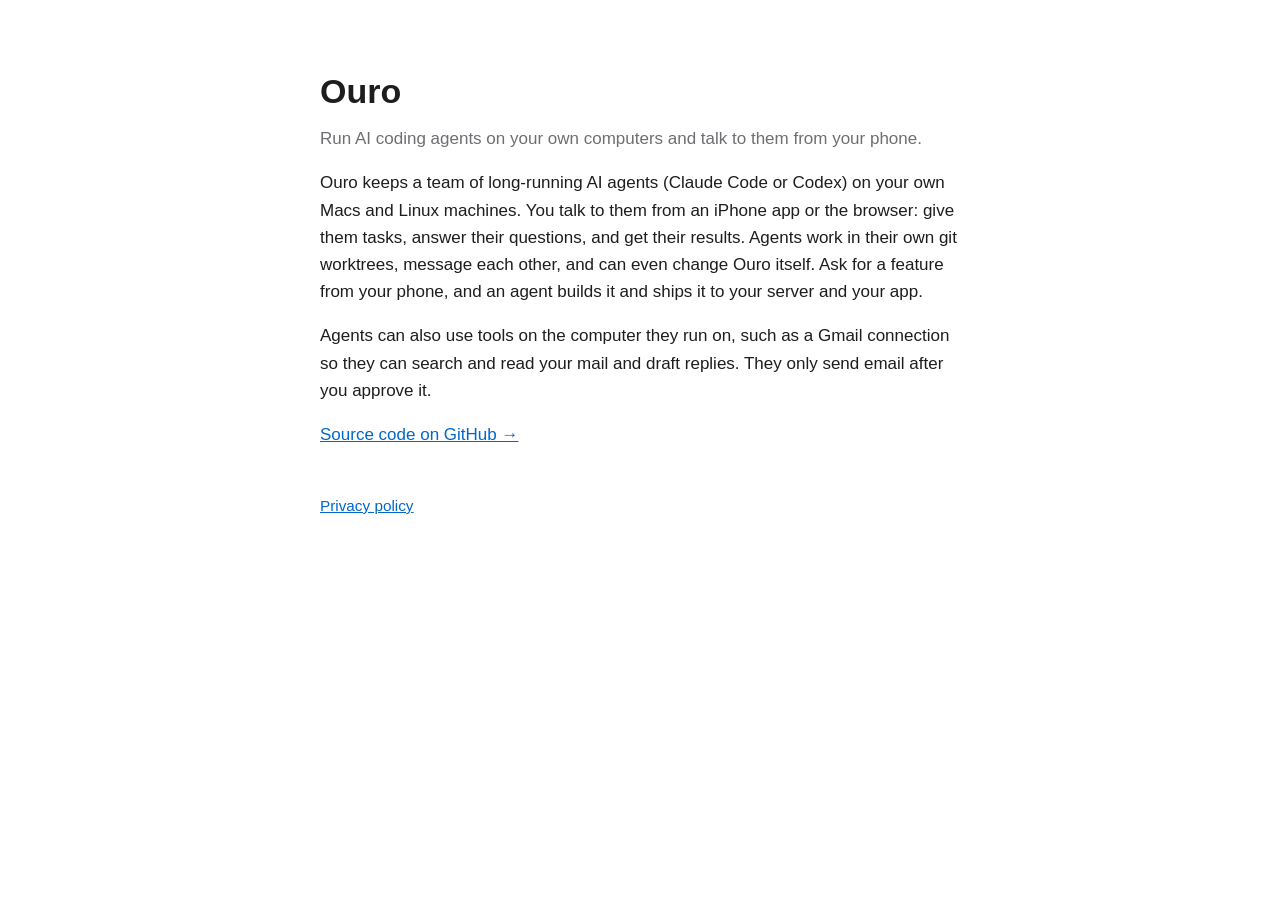
<file: index.html>
<!doctype html>
<html lang="en"><head><meta charset="utf-8"><meta name="viewport" content="width=device-width,initial-scale=1">
<title>Ouro</title><meta name="description" content="Run AI coding agents on your own computers and talk to them from your phone.">
<link rel="stylesheet" href="style.css"></head><body>
<h1>Ouro</h1>
<p class="sub">Run AI coding agents on your own computers and talk to them from your phone.</p>
<p>Ouro keeps a team of long-running AI agents (Claude Code or Codex) on your own Macs and Linux machines.
You talk to them from an iPhone app or the browser: give them tasks, answer their questions, and get their results.
Agents work in their own git worktrees, message each other, and can even change Ouro itself. Ask for a feature
from your phone, and an agent builds it and ships it to your server and your app.</p>
<p>Agents can also use tools on the computer they run on, such as a Gmail connection so they can search and read
your mail and draft replies. They only send email after you approve it.</p>
<p><a href="https://github.com/corynezin/ouro">Source code on GitHub →</a></p>
<footer><a href="privacy.html">Privacy policy</a></footer>
</body></html>
</file>
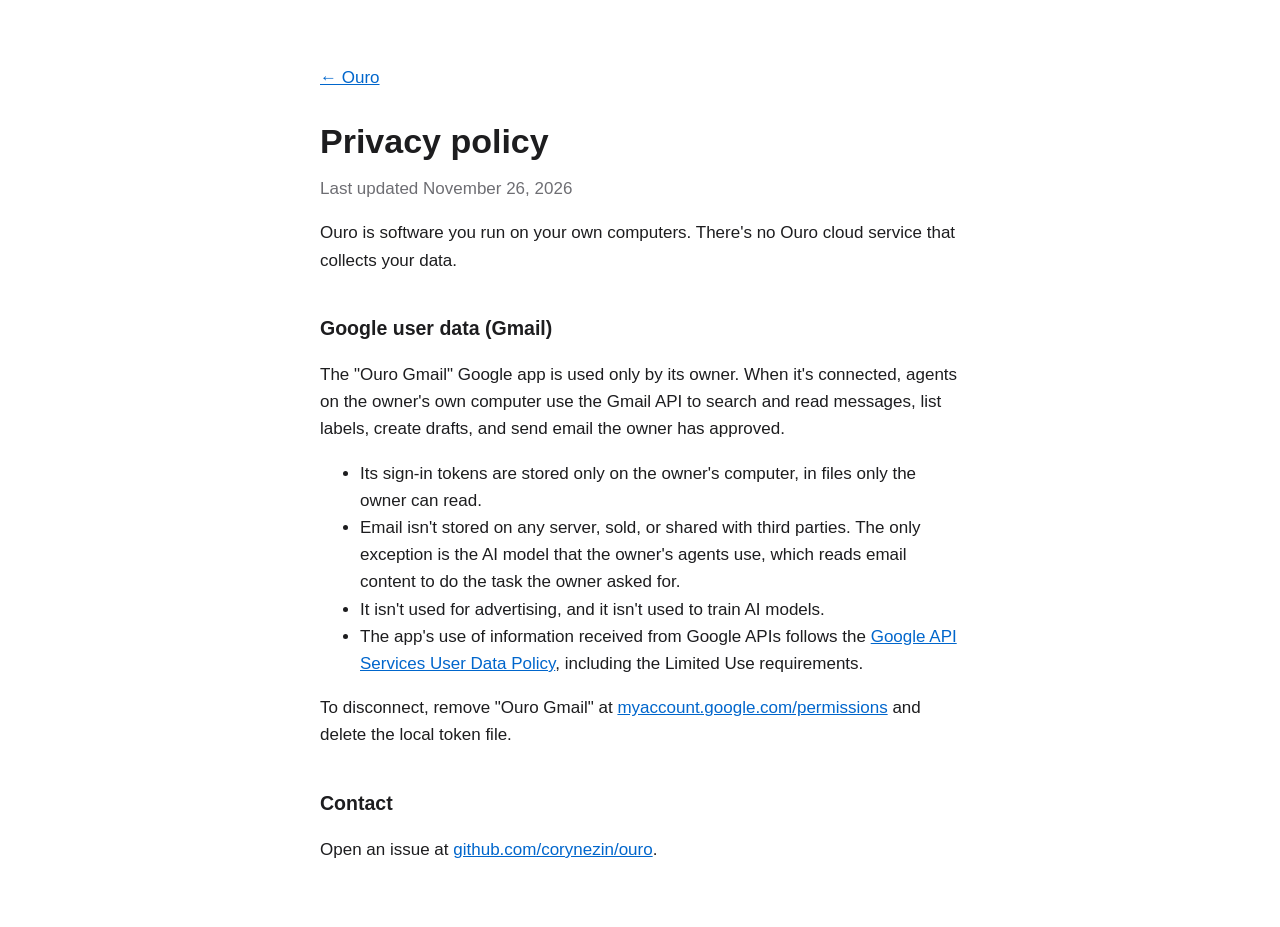
<file: privacy.html>
<!doctype html>
<html lang="en"><head><meta charset="utf-8"><meta name="viewport" content="width=device-width,initial-scale=1">
<title>Ouro privacy policy</title><link rel="stylesheet" href="style.css"></head><body>
<p><a href="./">← Ouro</a></p>
<h1>Privacy policy</h1>
<p class="sub">Last updated November 26, 2026</p>
<p>Ouro is software you run on your own computers. There's no Ouro cloud service that collects your data.</p>
<h2>Google user data (Gmail)</h2>
<p>The "Ouro Gmail" Google app is used only by its owner. When it's connected, agents on the owner's own computer
use the Gmail API to search and read messages, list labels, create drafts, and send email the owner has approved.</p>
<ul>
<li>Its sign-in tokens are stored only on the owner's computer, in files only the owner can read.</li>
<li>Email isn't stored on any server, sold, or shared with third parties. The only exception is the AI model that
the owner's agents use, which reads email content to do the task the owner asked for.</li>
<li>It isn't used for advertising, and it isn't used to train AI models.</li>
<li>The app's use of information received from Google APIs follows the
<a href="https://developers.google.com/terms/api-services-user-data-policy">Google API Services User Data Policy</a>,
including the Limited Use requirements.</li>
</ul>
<p>To disconnect, remove "Ouro Gmail" at <a href="https://myaccount.google.com/permissions">myaccount.google.com/permissions</a>
and delete the local token file.</p>
<h2>Contact</h2>
<p>Open an issue at <a href="https://github.com/corynezin/ouro/issues">github.com/corynezin/ouro</a>.</p>
</body></html>
</file>
<file: style.css>
body{font:17px/1.6 -apple-system,BlinkMacSystemFont,"Segoe UI",Helvetica,Arial,sans-serif;max-width:640px;margin:64px auto;padding:0 20px;color:#1d1d1f;background:#fff}
h1{font-size:2em;margin-bottom:.2em}h2{font-size:1.15em;margin-top:2em}
a{color:#0066cc}.sub{color:#6e6e73;margin-top:0}footer{margin-top:3em;font-size:.9em;color:#6e6e73}
@media(prefers-color-scheme:dark){body{background:#111;color:#eee}a{color:#4da3ff}.sub,footer{color:#999}}
</file>
